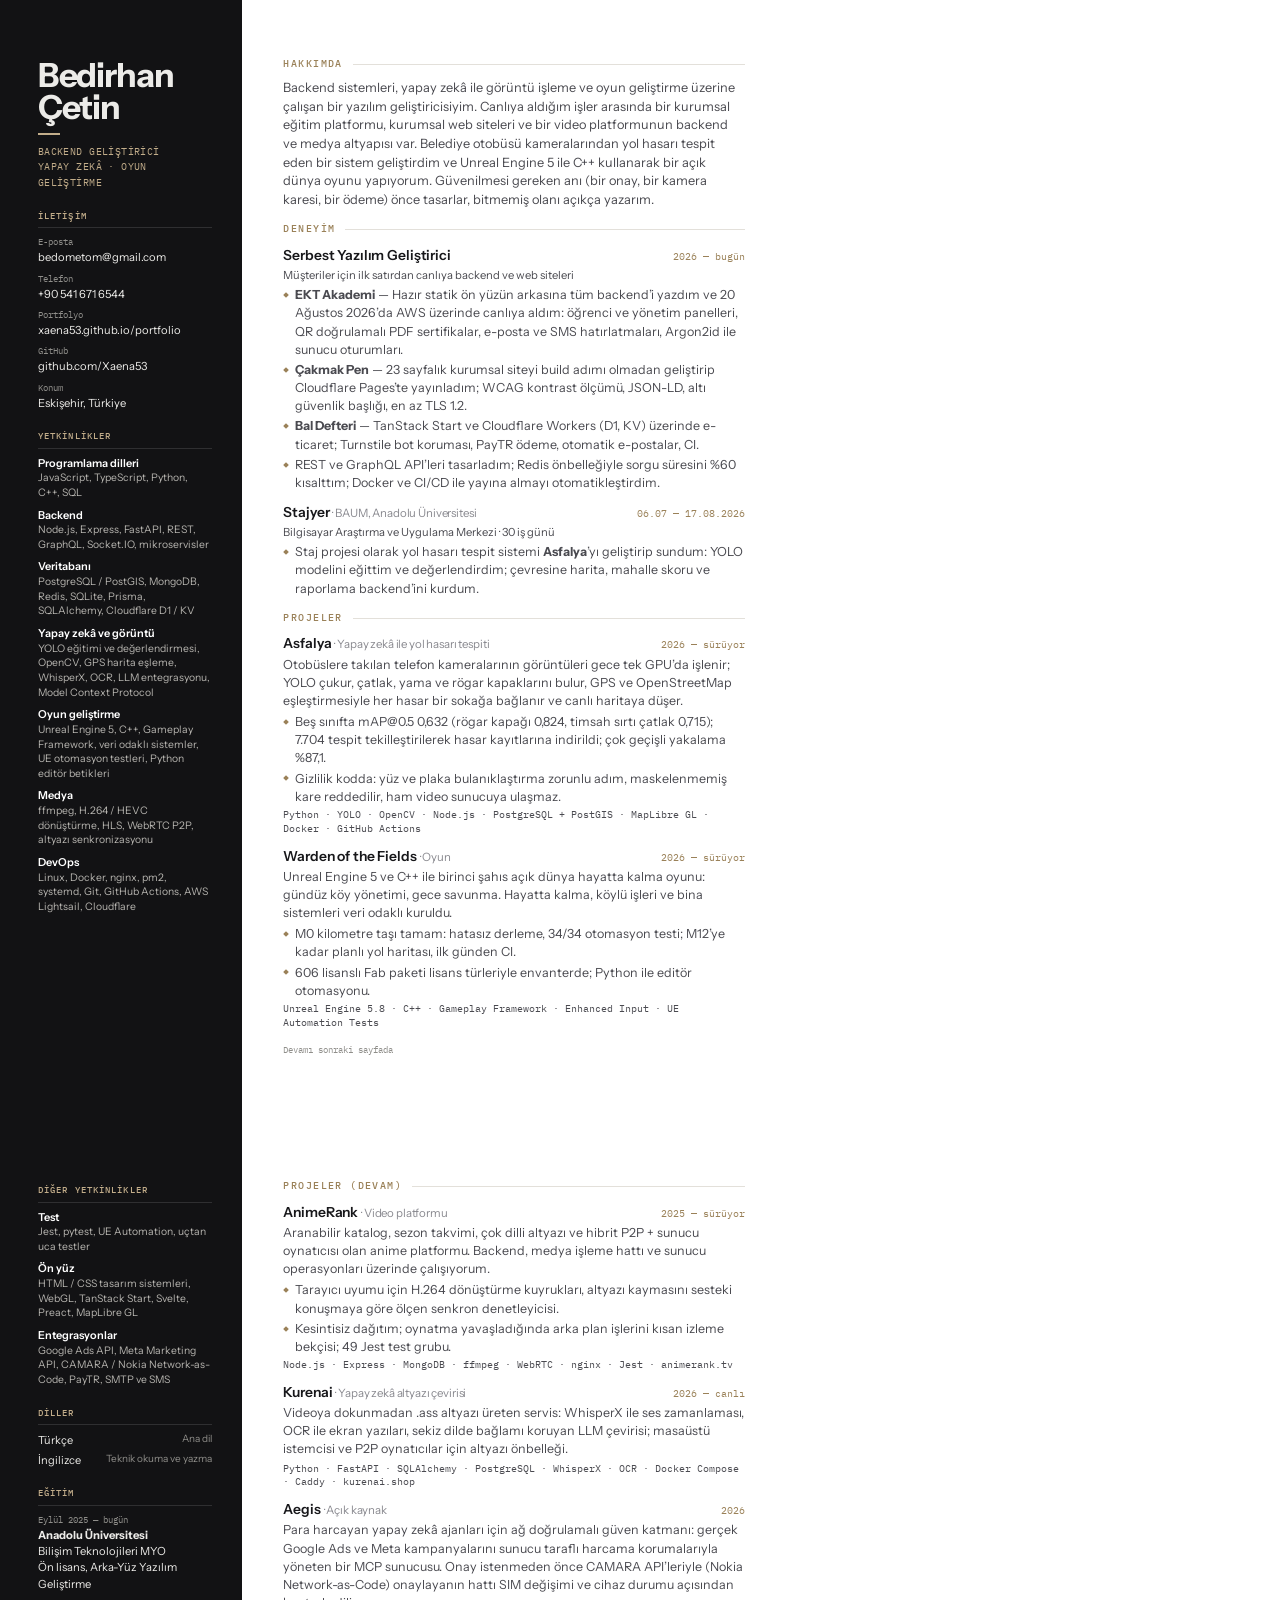
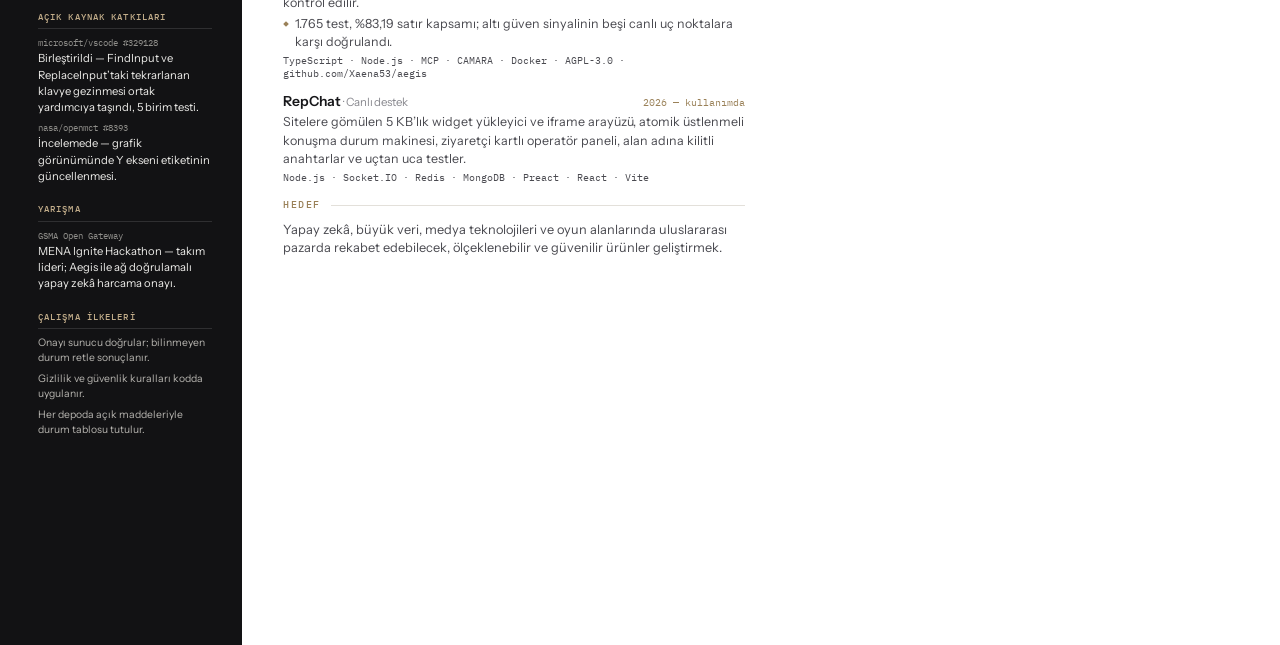
<file: cv/cv.html>
<!DOCTYPE html>
<html lang="tr">
<head>
<meta charset="utf-8">
<title>Bedirhan Çetin — Özgeçmiş</title>
<link href="https://fonts.googleapis.com/css2?family=IBM+Plex+Mono:wght@400;500&family=Instrument+Sans:wght@400;500;600;700&display=swap" rel="stylesheet">
<style>
  @page { size: A4; margin: 0; }
  :root { --ink: #17171a; --ink2: #4a4a50; --ink3: #8a8a90; --hair: #e3e0da; --side: #121214; --acc: #9a8158; --acc2: #c2ad8a; }
  * { box-sizing: border-box; }
  html, body { margin: 0; background: #fff; color: var(--ink); font-family: "Instrument Sans", system-ui, sans-serif; font-size: 9.4pt; line-height: 1.45; -webkit-print-color-adjust: exact; print-color-adjust: exact; }
  .sayfa { width: 210mm; min-height: 297mm; display: grid; grid-template-columns: 64mm 1fr; page-break-after: always; }
  .sayfa:last-child { page-break-after: auto; }
  aside { background: var(--side); color: #ecebe8; padding: 16mm 8mm 12mm 10mm; }
  main { padding: 15mm 13mm 12mm 11mm; }
  .mono { font-family: "IBM Plex Mono", monospace; }
  .ad { font-size: 25pt; font-weight: 700; letter-spacing: -.035em; line-height: .95; margin: 0; }
  .unvan { margin: 9px 0 0; font-family: "IBM Plex Mono", monospace; font-size: 7.8pt; color: var(--acc2); letter-spacing: .04em; text-transform: uppercase; line-height: 1.5; }
  .unvan::before { content: ""; display: block; width: 22px; height: 2px; background: var(--acc2); margin-bottom: 9px; }
  aside h2 { font-family: "IBM Plex Mono", monospace; font-size: 7pt; font-weight: 500; letter-spacing: .12em; text-transform: uppercase; color: var(--acc2); margin: 18px 0 7px; padding-bottom: 5px; border-bottom: 1px solid rgba(255,255,255,.12); }
  aside dl { margin: 0; } aside dt { font-family: "IBM Plex Mono", monospace; font-size: 6.8pt; color: #8f8e8a; margin-top: 6px; }
  aside dd { margin: 1px 0 0; font-size: 8.4pt; } aside a { color: #ecebe8; text-decoration: none; }
  .yet { margin: 0; padding: 0; list-style: none; }
  .yet li { margin: 0 0 7px; } .yet b { display: block; font-size: 8.2pt; font-weight: 600; color: #fff; }
  .yet span { display: block; font-size: 7.8pt; color: #b7b5b0; line-height: 1.4; }
  .dil { display: flex; justify-content: space-between; font-size: 8.3pt; margin: 4px 0; } .dil span:last-child { color: #8f8e8a; font-size: 7.5pt; }
  main h2 { font-family: "IBM Plex Mono", monospace; font-size: 7.6pt; font-weight: 500; letter-spacing: .14em; text-transform: uppercase; color: var(--acc); margin: 0 0 8px; display: flex; align-items: center; gap: 10px; }
  main h2::after { content: ""; flex: 1; height: 1px; background: var(--hair); }
  section { margin-bottom: 13px; }
  .ozet { font-size: 9.6pt; color: var(--ink2); margin: 0; }
  .is { margin: 0 0 10px; break-inside: avoid; }
  .is__ust { display: flex; justify-content: space-between; align-items: baseline; gap: 10px; }
  .is h3 { margin: 0; font-size: 10.4pt; font-weight: 600; letter-spacing: -.01em; }
  .is h3 small { font-weight: 400; color: var(--ink3); font-size: 8.6pt; }
  .tarih { font-family: "IBM Plex Mono", monospace; font-size: 7.4pt; color: var(--acc); white-space: nowrap; }
  .alt { margin: 1px 0 4px; font-size: 8.4pt; color: var(--ink3); }
  .is p { margin: 2px 0 3px; color: var(--ink2); }
  ul.m { margin: 3px 0 0; padding: 0; list-style: none; }
  ul.m li { position: relative; padding-left: 12px; margin: 0 0 2px; color: var(--ink2); }
  ul.m li::before { content: ""; position: absolute; left: 1px; top: .55em; width: 4px; height: 4px; transform: rotate(45deg); background: var(--acc); }
  .yigin { margin-top: 3px; font-family: "IBM Plex Mono", monospace; font-size: 7.2pt; color: var(--ink3); }
  .kat { display: grid; grid-template-columns: auto 1fr auto; gap: 2px 10px; align-items: baseline; margin: 0 0 6px; }
  .kat b { font-weight: 600; } .kat span { color: var(--ink2); } .rozet { font-family: "IBM Plex Mono", monospace; font-size: 6.8pt; padding: 1px 6px; border-radius: 99px; border: 1px solid var(--hair); color: var(--acc); }
  .alt-not { margin-top: 10px; font-family: "IBM Plex Mono", monospace; font-size: 6.8pt; color: #8f8e8a; }
</style>
</head>
<body>

<!-- SAYFA 1 -->
<div class="sayfa">
  <aside>
    <h1 class="ad">Bedirhan<br>Çetin</h1>
    <p class="unvan">Backend Geliştirici<br>Yapay Zekâ · Oyun Geliştirme</p>

    <h2>İletişim</h2>
    <dl>
      <dt>E-posta</dt><dd><a href="mailto:bedometom@gmail.com">bedometom@gmail.com</a></dd>
      <dt>Telefon</dt><dd>+90 541 671 6544</dd>
      <dt>Portfolyo</dt><dd><a href="https://xaena53.github.io/portfolio/">xaena53.github.io/portfolio</a></dd>
      <dt>GitHub</dt><dd><a href="https://github.com/Xaena53">github.com/Xaena53</a></dd>
      <dt>Konum</dt><dd>Eskişehir, Türkiye</dd>
    </dl>

    <h2>Yetkinlikler</h2>
    <ul class="yet">
      <li><b>Programlama dilleri</b><span>JavaScript, TypeScript, Python, C++, SQL</span></li>
      <li><b>Backend</b><span>Node.js, Express, FastAPI, REST, GraphQL, Socket.IO, mikroservisler</span></li>
      <li><b>Veritabanı</b><span>PostgreSQL / PostGIS, MongoDB, Redis, SQLite, Prisma, SQLAlchemy, Cloudflare D1 / KV</span></li>
      <li><b>Yapay zekâ ve görüntü</b><span>YOLO eğitimi ve değerlendirmesi, OpenCV, GPS harita eşleme, WhisperX, OCR, LLM entegrasyonu, Model Context Protocol</span></li>
      <li><b>Oyun geliştirme</b><span>Unreal Engine 5, C++, Gameplay Framework, veri odaklı sistemler, UE otomasyon testleri, Python editör betikleri</span></li>
      <li><b>Medya</b><span>ffmpeg, H.264 / HEVC dönüştürme, HLS, WebRTC P2P, altyazı senkronizasyonu</span></li>
      <li><b>DevOps</b><span>Linux, Docker, nginx, pm2, systemd, Git, GitHub Actions, AWS Lightsail, Cloudflare</span></li>
    </ul>

  </aside>

  <main>
    <section>
      <h2>Hakkımda</h2>
      <p class="ozet">Backend sistemleri, yapay zekâ ile görüntü işleme ve oyun geliştirme üzerine çalışan bir yazılım geliştiricisiyim. Canlıya aldığım işler arasında bir kurumsal eğitim platformu, kurumsal web siteleri ve bir video platformunun backend ve medya altyapısı var. Belediye otobüsü kameralarından yol hasarı tespit eden bir sistem geliştirdim ve Unreal Engine 5 ile C++ kullanarak bir açık dünya oyunu yapıyorum. Güvenilmesi gereken anı (bir onay, bir kamera karesi, bir ödeme) önce tasarlar, bitmemiş olanı açıkça yazarım.</p>
    </section>

    <section>
      <h2>Deneyim</h2>
      <div class="is">
        <div class="is__ust"><h3>Serbest Yazılım Geliştirici</h3><span class="tarih">2026 — bugün</span></div>
        <p class="alt">Müşteriler için ilk satırdan canlıya backend ve web siteleri</p>
        <ul class="m">
          <li><b>EKT Akademi</b> — Hazır statik ön yüzün arkasına tüm backend’i yazdım ve 20 Ağustos 2026’da AWS üzerinde canlıya aldım: öğrenci ve yönetim panelleri, QR doğrulamalı PDF sertifikalar, e-posta ve SMS hatırlatmaları, Argon2id ile sunucu oturumları.</li>
          <li><b>Çakmak Pen</b> — 23 sayfalık kurumsal siteyi build adımı olmadan geliştirip Cloudflare Pages’te yayınladım; WCAG kontrast ölçümü, JSON-LD, altı güvenlik başlığı, en az TLS 1.2.</li>
          <li><b>Bal Defteri</b> — TanStack Start ve Cloudflare Workers (D1, KV) üzerinde e-ticaret; Turnstile bot koruması, PayTR ödeme, otomatik e-postalar, CI.</li>
          <li>REST ve GraphQL API’leri tasarladım; Redis önbelleğiyle sorgu süresini %60 kısalttım; Docker ve CI/CD ile yayına almayı otomatikleştirdim.</li>
        </ul>
      </div>
      <div class="is">
        <div class="is__ust"><h3>Stajyer <small>· BAUM, Anadolu Üniversitesi</small></h3><span class="tarih">06.07 — 17.08.2026</span></div>
        <p class="alt">Bilgisayar Araştırma ve Uygulama Merkezi · 30 iş günü</p>
        <ul class="m">
          <li>Staj projesi olarak yol hasarı tespit sistemi <b>Asfalya</b>’yı geliştirip sundum: YOLO modelini eğittim ve değerlendirdim; çevresine harita, mahalle skoru ve raporlama backend’ini kurdum.</li>
        </ul>
      </div>
    </section>

    <section>
      <h2>Projeler</h2>
      <div class="is">
        <div class="is__ust"><h3>Asfalya <small>· Yapay zekâ ile yol hasarı tespiti</small></h3><span class="tarih">2026 — sürüyor</span></div>
        <p>Otobüslere takılan telefon kameralarının görüntüleri gece tek GPU’da işlenir; YOLO çukur, çatlak, yama ve rögar kapaklarını bulur, GPS ve OpenStreetMap eşleştirmesiyle her hasar bir sokağa bağlanır ve canlı haritaya düşer.</p>
        <ul class="m">
          <li>Beş sınıfta mAP@0.5 0,632 (rögar kapağı 0,824, timsah sırtı çatlak 0,715); 7.704 tespit tekilleştirilerek hasar kayıtlarına indirildi; çok geçişli yakalama %87,1.</li>
          <li>Gizlilik kodda: yüz ve plaka bulanıklaştırma zorunlu adım, maskelenmemiş kare reddedilir, ham video sunucuya ulaşmaz.</li>
        </ul>
        <p class="yigin">Python · YOLO · OpenCV · Node.js · PostgreSQL + PostGIS · MapLibre GL · Docker · GitHub Actions</p>
      </div>
      <div class="is">
        <div class="is__ust"><h3>Warden of the Fields <small>· Oyun</small></h3><span class="tarih">2026 — sürüyor</span></div>
        <p>Unreal Engine 5 ve C++ ile birinci şahıs açık dünya hayatta kalma oyunu: gündüz köy yönetimi, gece savunma. Hayatta kalma, köylü işleri ve bina sistemleri veri odaklı kuruldu.</p>
        <ul class="m">
          <li>M0 kilometre taşı tamam: hatasız derleme, 34/34 otomasyon testi; M12’ye kadar planlı yol haritası, ilk günden CI.</li>
          <li>606 lisanslı Fab paketi lisans türleriyle envanterde; Python ile editör otomasyonu.</li>
        </ul>
        <p class="yigin">Unreal Engine 5.8 · C++ · Gameplay Framework · Enhanced Input · UE Automation Tests</p>
      </div>
    </section>
    <p class="alt-not">Devamı sonraki sayfada</p>
  </main>
</div>

<!-- SAYFA 2 -->
<div class="sayfa">
  <aside>
    <h2 style="margin-top:0">Diğer yetkinlikler</h2>
    <ul class="yet">
      <li><b>Test</b><span>Jest, pytest, UE Automation, uçtan uca testler</span></li>
      <li><b>Ön yüz</b><span>HTML / CSS tasarım sistemleri, WebGL, TanStack Start, Svelte, Preact, MapLibre GL</span></li>
      <li><b>Entegrasyonlar</b><span>Google Ads API, Meta Marketing API, CAMARA / Nokia Network-as-Code, PayTR, SMTP ve SMS</span></li>
    </ul>

    <h2>Diller</h2>
    <div class="dil"><span>Türkçe</span><span>Ana dil</span></div>
    <div class="dil"><span>İngilizce</span><span>Teknik okuma ve yazma</span></div>

    <h2>Eğitim</h2>
    <dl>
      <dt>Eylül 2025 — bugün</dt>
      <dd><b>Anadolu Üniversitesi</b><br>Bilişim Teknolojileri MYO<br>Ön lisans, Arka-Yüz Yazılım Geliştirme</dd>
    </dl>

    <h2>Açık kaynak katkıları</h2>
    <dl>
      <dt>microsoft/vscode #329128</dt><dd>Birleştirildi — FindInput ve ReplaceInput’taki tekrarlanan klavye gezinmesi ortak yardımcıya taşındı, 5 birim testi.</dd>
      <dt>nasa/openmct #8393</dt><dd>İncelemede — grafik görünümünde Y ekseni etiketinin güncellenmesi.</dd>
    </dl>

    <h2>Yarışma</h2>
    <dl>
      <dt>GSMA Open Gateway</dt><dd>MENA Ignite Hackathon — takım lideri; Aegis ile ağ doğrulamalı yapay zekâ harcama onayı.</dd>
    </dl>

    <h2>Çalışma ilkeleri</h2>
    <ul class="yet">
      <li><span>Onayı sunucu doğrular; bilinmeyen durum retle sonuçlanır.</span></li>
      <li><span>Gizlilik ve güvenlik kuralları kodda uygulanır.</span></li>
      <li><span>Her depoda açık maddeleriyle durum tablosu tutulur.</span></li>
    </ul>
  </aside>

  <main>
    <section>
      <h2>Projeler (devam)</h2>
      <div class="is">
        <div class="is__ust"><h3>AnimeRank <small>· Video platformu</small></h3><span class="tarih">2025 — sürüyor</span></div>
        <p>Aranabilir katalog, sezon takvimi, çok dilli altyazı ve hibrit P2P + sunucu oynatıcısı olan anime platformu. Backend, medya işleme hattı ve sunucu operasyonları üzerinde çalışıyorum.</p>
        <ul class="m">
          <li>Tarayıcı uyumu için H.264 dönüştürme kuyrukları, altyazı kaymasını sesteki konuşmaya göre ölçen senkron denetleyicisi.</li>
          <li>Kesintisiz dağıtım; oynatma yavaşladığında arka plan işlerini kısan izleme bekçisi; 49 Jest test grubu.</li>
        </ul>
        <p class="yigin">Node.js · Express · MongoDB · ffmpeg · WebRTC · nginx · Jest · animerank.tv</p>
      </div>
      <div class="is">
        <div class="is__ust"><h3>Kurenai <small>· Yapay zekâ altyazı çevirisi</small></h3><span class="tarih">2026 — canlı</span></div>
        <p>Videoya dokunmadan .ass altyazı üreten servis: WhisperX ile ses zamanlaması, OCR ile ekran yazıları, sekiz dilde bağlamı koruyan LLM çevirisi; masaüstü istemcisi ve P2P oynatıcılar için altyazı önbelleği.</p>
        <p class="yigin">Python · FastAPI · SQLAlchemy · PostgreSQL · WhisperX · OCR · Docker Compose · Caddy · kurenai.shop</p>
      </div>
      <div class="is">
        <div class="is__ust"><h3>Aegis <small>· Açık kaynak</small></h3><span class="tarih">2026</span></div>
        <p>Para harcayan yapay zekâ ajanları için ağ doğrulamalı güven katmanı: gerçek Google Ads ve Meta kampanyalarını sunucu taraflı harcama korumalarıyla yöneten bir MCP sunucusu. Onay istenmeden önce CAMARA API’leriyle (Nokia Network-as-Code) onaylayanın hattı SIM değişimi ve cihaz durumu açısından kontrol edilir.</p>
        <ul class="m"><li>1.765 test, %83,19 satır kapsamı; altı güven sinyalinin beşi canlı uç noktalara karşı doğrulandı.</li></ul>
        <p class="yigin">TypeScript · Node.js · MCP · CAMARA · Docker · AGPL-3.0 · github.com/Xaena53/aegis</p>
      </div>
      <div class="is">
        <div class="is__ust"><h3>RepChat <small>· Canlı destek</small></h3><span class="tarih">2026 — kullanımda</span></div>
        <p>Sitelere gömülen 5 KB’lık widget yükleyici ve iframe arayüzü, atomik üstlenmeli konuşma durum makinesi, ziyaretçi kartlı operatör paneli, alan adına kilitli anahtarlar ve uçtan uca testler.</p>
        <p class="yigin">Node.js · Socket.IO · Redis · MongoDB · Preact · React · Vite</p>
      </div>
    </section>

    <section>
      <h2>Hedef</h2>
      <p class="ozet">Yapay zekâ, büyük veri, medya teknolojileri ve oyun alanlarında uluslararası pazarda rekabet edebilecek, ölçeklenebilir ve güvenilir ürünler geliştirmek.</p>
    </section>
  </main>
</div>
</body>
</html>
</file>
